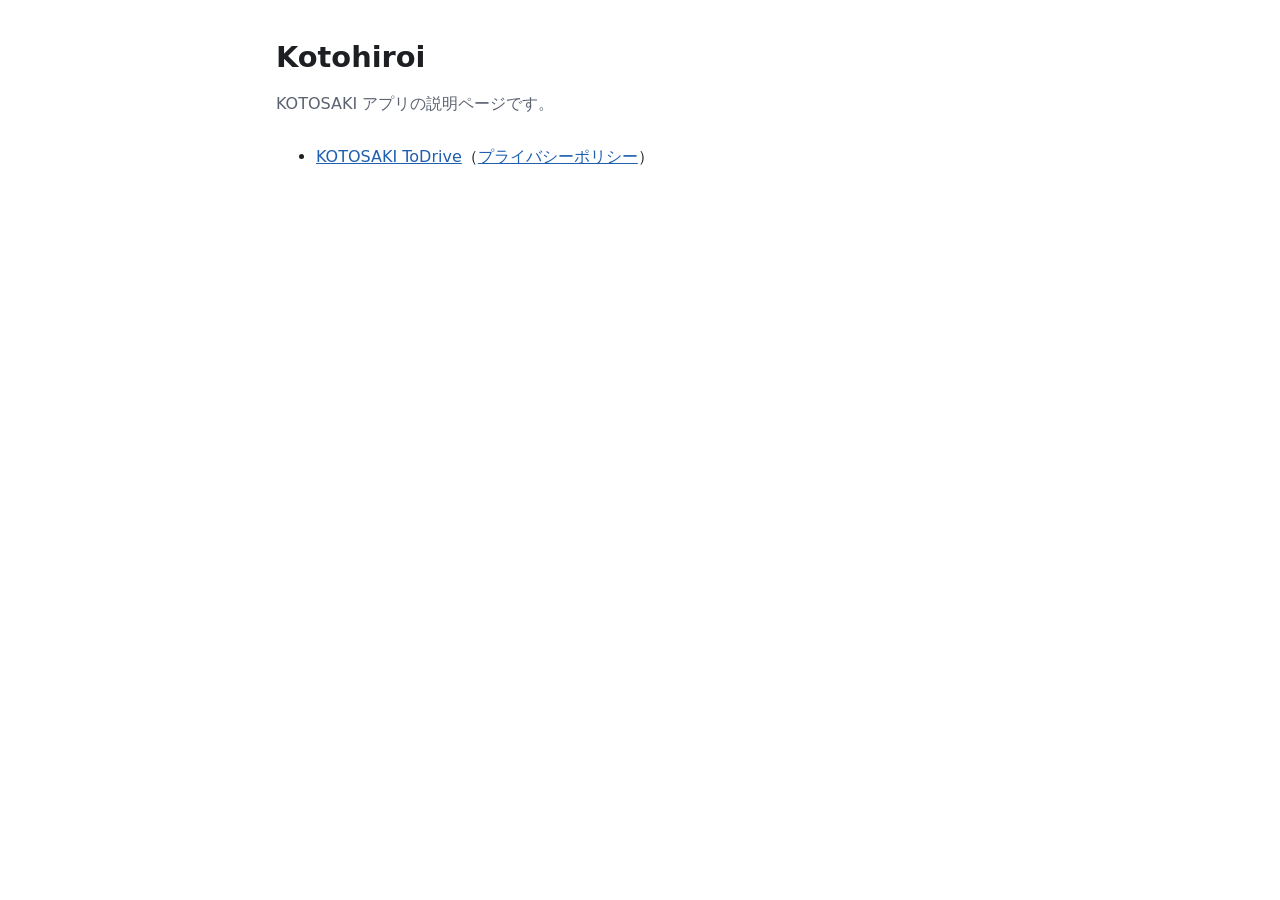
<file: index.html>
<!doctype html>
<html lang="ja">
<head>
<meta charset="utf-8">
<meta name="viewport" content="width=device-width, initial-scale=1">
<title>Kotohiroi</title>
<link rel="stylesheet" href="todrive/style.css">
</head>
<body>
<main>
<h1>Kotohiroi</h1>
<p class="lead">KOTOSAKI アプリの説明ページです。</p>
<ul>
  <li><a href="todrive/">KOTOSAKI ToDrive</a>（<a href="todrive/privacy/">プライバシーポリシー</a>）</li>
</ul>
</main>
</body>
</html>
</file>
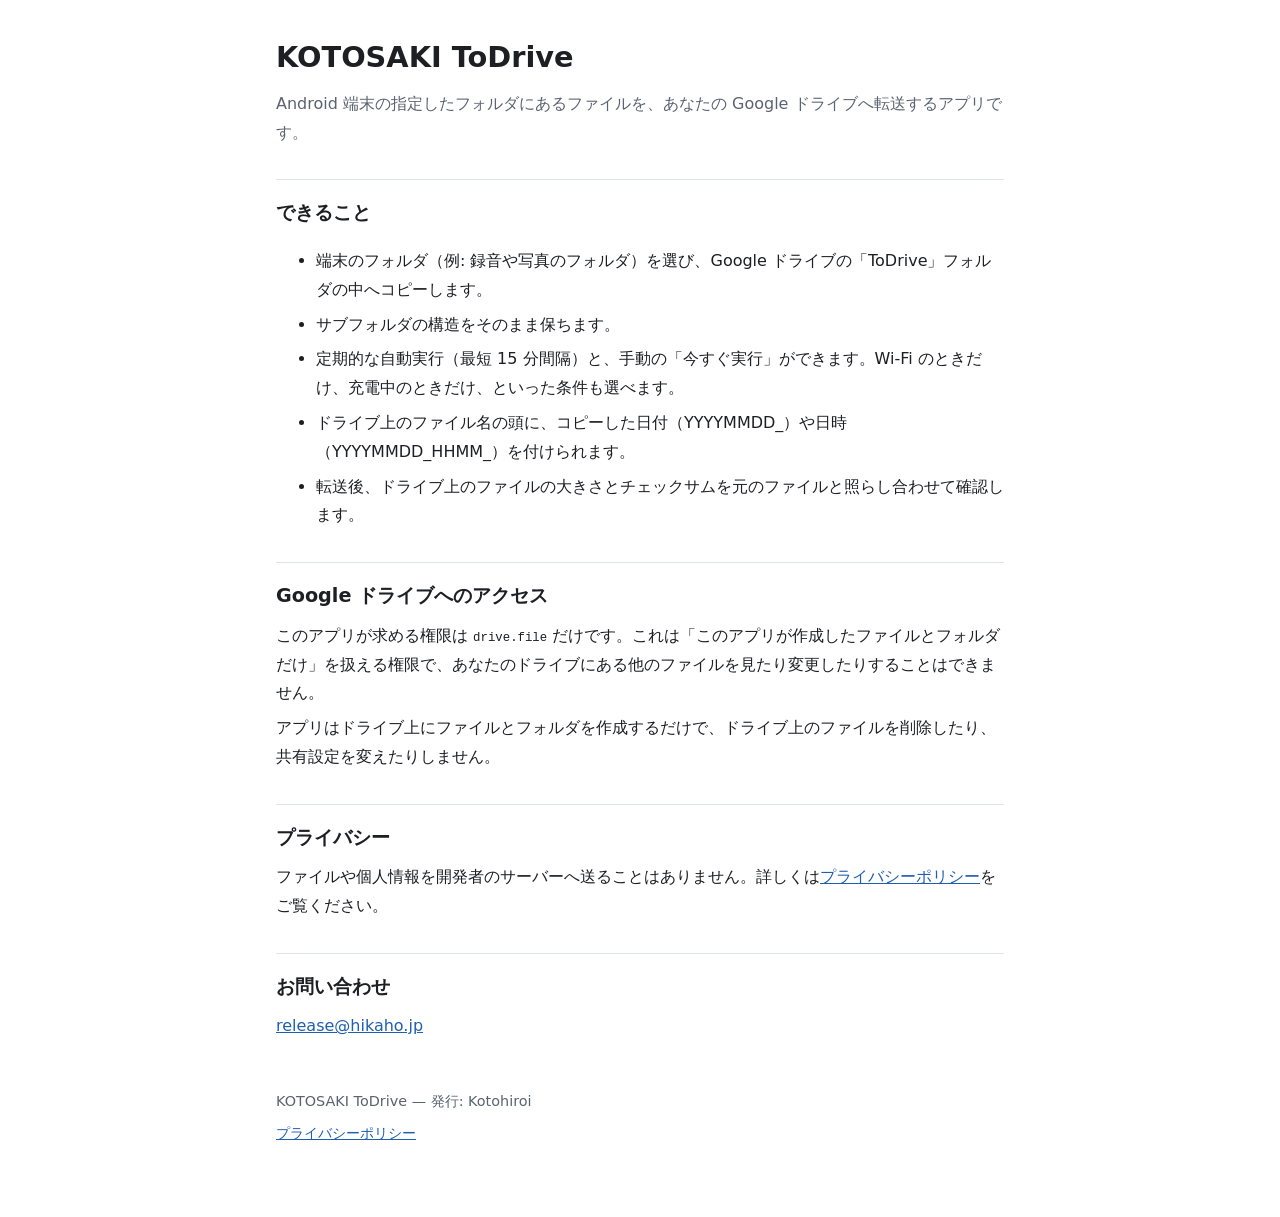
<file: todrive/index.html>
<!doctype html>
<html lang="ja">
<head>
<meta charset="utf-8">
<meta name="viewport" content="width=device-width, initial-scale=1">
<title>KOTOSAKI ToDrive</title>
<meta name="description" content="Android 端末のフォルダから Google ドライブへファイルを転送する個人用アプリ">
<link rel="stylesheet" href="style.css">
</head>
<body>
<main>
<h1>KOTOSAKI ToDrive</h1>
<p class="lead">Android 端末の指定したフォルダにあるファイルを、あなたの Google ドライブへ転送するアプリです。</p>

<h2>できること</h2>
<ul>
  <li>端末のフォルダ（例: 録音や写真のフォルダ）を選び、Google ドライブの「ToDrive」フォルダの中へコピーします。</li>
  <li>サブフォルダの構造をそのまま保ちます。</li>
  <li>定期的な自動実行（最短 15 分間隔）と、手動の「今すぐ実行」ができます。Wi-Fi のときだけ、充電中のときだけ、といった条件も選べます。</li>
  <li>ドライブ上のファイル名の頭に、コピーした日付（YYYYMMDD_）や日時（YYYYMMDD_HHMM_）を付けられます。</li>
  <li>転送後、ドライブ上のファイルの大きさとチェックサムを元のファイルと照らし合わせて確認します。</li>
</ul>

<h2>Google ドライブへのアクセス</h2>
<p>このアプリが求める権限は <code>drive.file</code> だけです。これは「このアプリが作成したファイルとフォルダだけ」を扱える権限で、あなたのドライブにある他のファイルを見たり変更したりすることはできません。</p>
<p>アプリはドライブ上にファイルとフォルダを作成するだけで、ドライブ上のファイルを削除したり、共有設定を変えたりしません。</p>

<h2>プライバシー</h2>
<p>ファイルや個人情報を開発者のサーバーへ送ることはありません。詳しくは<a href="privacy/">プライバシーポリシー</a>をご覧ください。</p>

<h2>お問い合わせ</h2>
<p><a href="mailto:release@hikaho.jp">release@hikaho.jp</a></p>

<footer>
  <p>KOTOSAKI ToDrive — 発行: Kotohiroi</p>
  <p><a href="privacy/">プライバシーポリシー</a></p>
</footer>
</main>
</body>
</html>
</file>
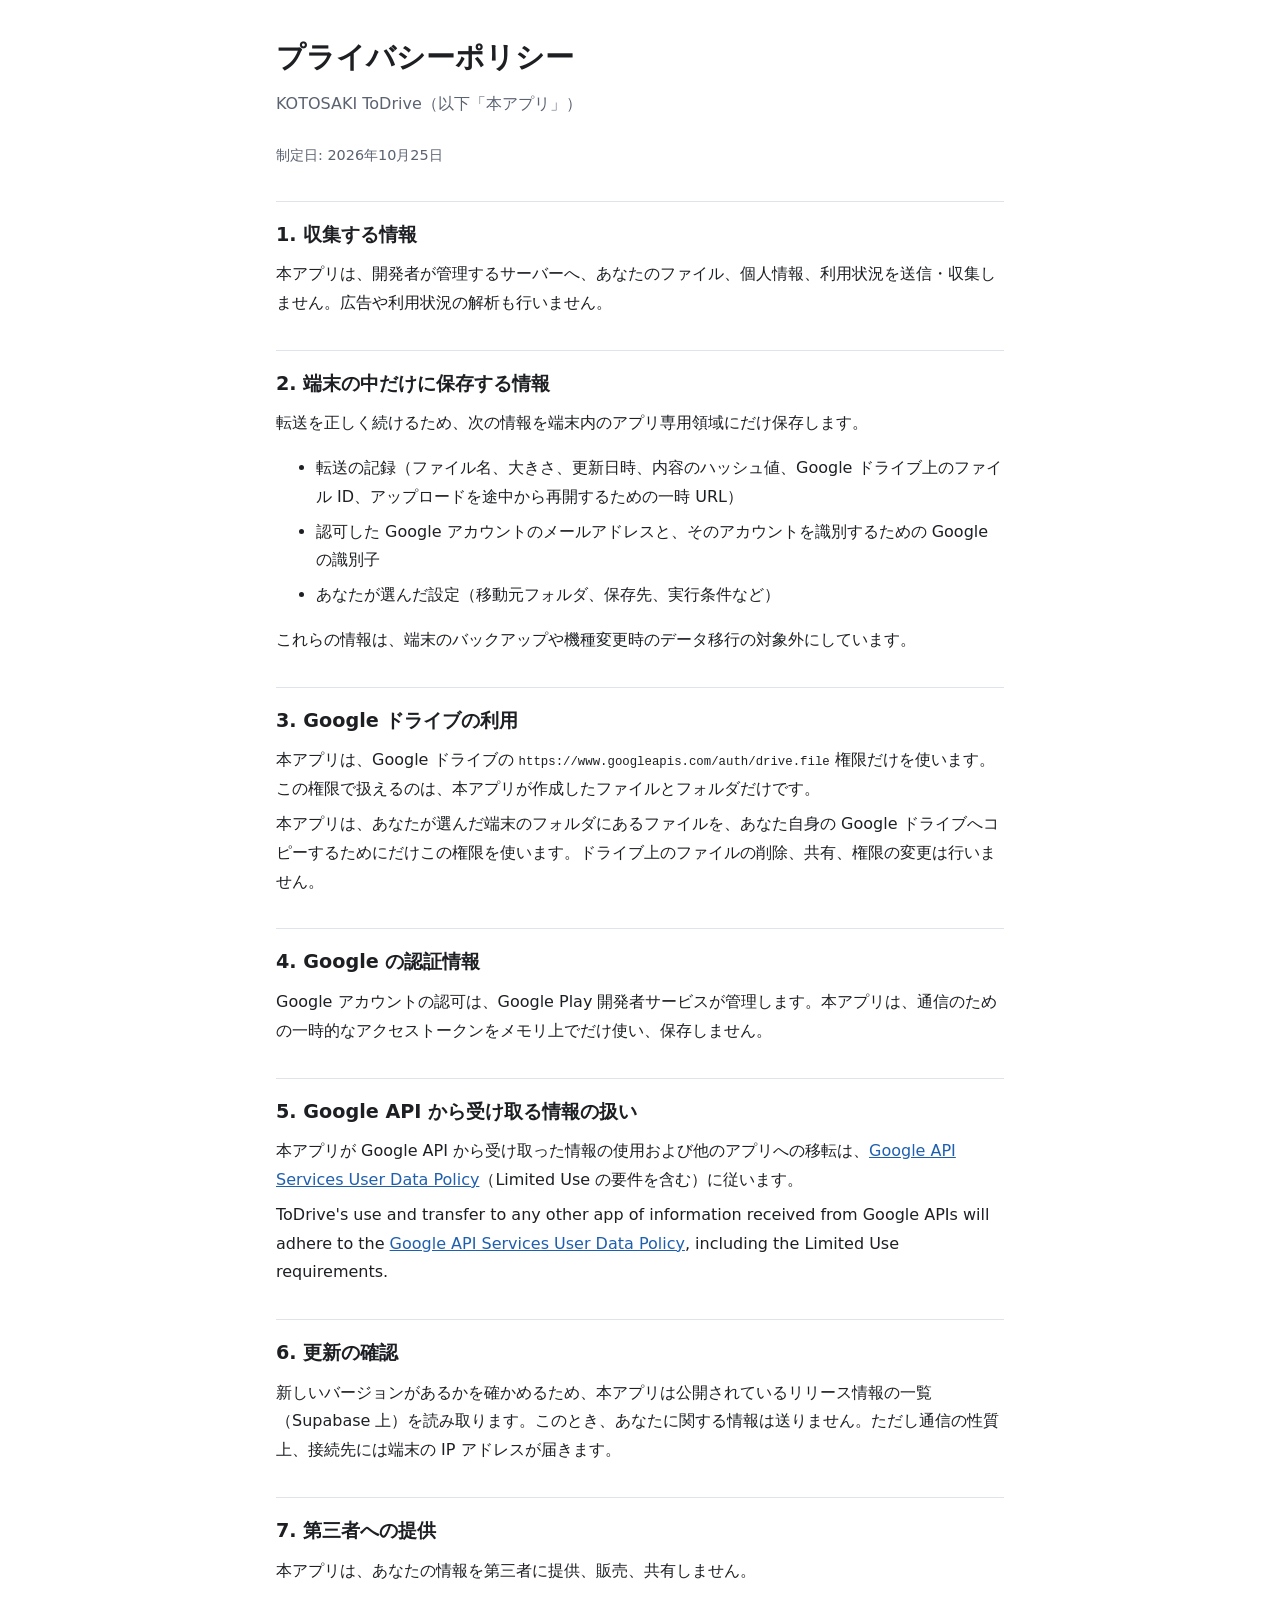
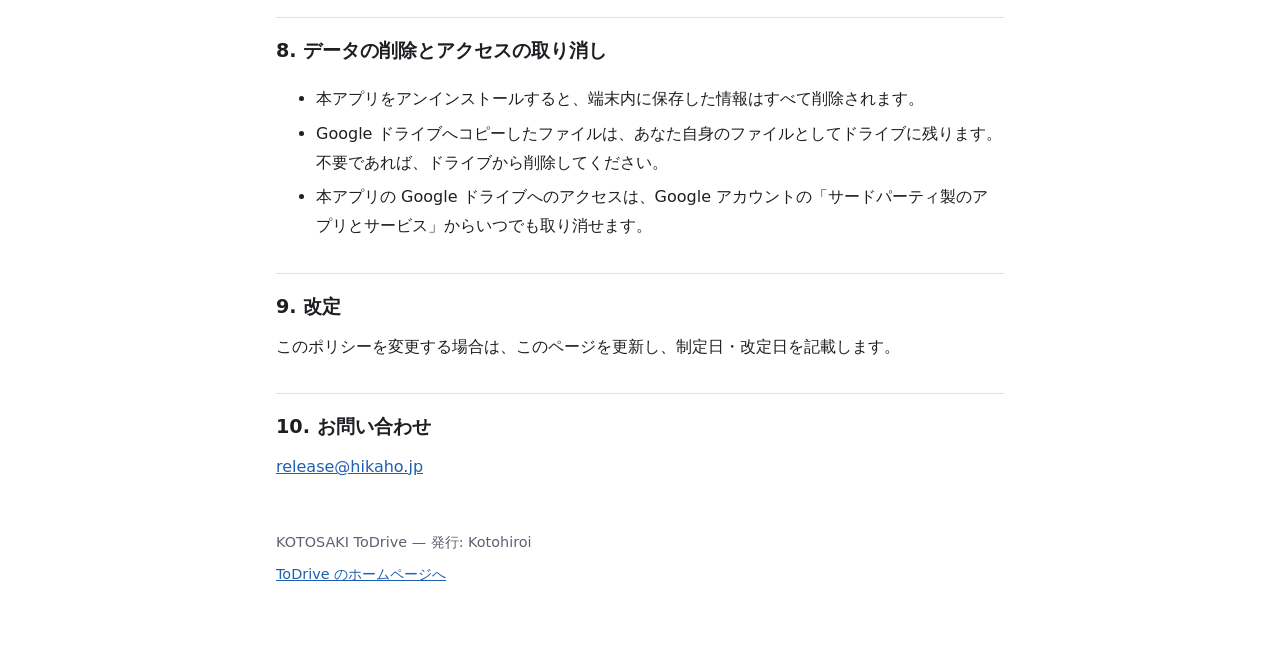
<file: todrive/privacy/index.html>
<!doctype html>
<html lang="ja">
<head>
<meta charset="utf-8">
<meta name="viewport" content="width=device-width, initial-scale=1">
<title>ToDrive プライバシーポリシー</title>
<meta name="description" content="KOTOSAKI ToDrive のプライバシーポリシー">
<link rel="stylesheet" href="../style.css">
</head>
<body>
<main>
<h1>プライバシーポリシー</h1>
<p class="lead">KOTOSAKI ToDrive（以下「本アプリ」）</p>
<p class="meta">制定日: 2026年10月25日</p>

<h2>1. 収集する情報</h2>
<p>本アプリは、開発者が管理するサーバーへ、あなたのファイル、個人情報、利用状況を送信・収集しません。広告や利用状況の解析も行いません。</p>

<h2>2. 端末の中だけに保存する情報</h2>
<p>転送を正しく続けるため、次の情報を端末内のアプリ専用領域にだけ保存します。</p>
<ul>
  <li>転送の記録（ファイル名、大きさ、更新日時、内容のハッシュ値、Google ドライブ上のファイル ID、アップロードを途中から再開するための一時 URL）</li>
  <li>認可した Google アカウントのメールアドレスと、そのアカウントを識別するための Google の識別子</li>
  <li>あなたが選んだ設定（移動元フォルダ、保存先、実行条件など）</li>
</ul>
<p>これらの情報は、端末のバックアップや機種変更時のデータ移行の対象外にしています。</p>

<h2>3. Google ドライブの利用</h2>
<p>本アプリは、Google ドライブの <code>https://www.googleapis.com/auth/drive.file</code> 権限だけを使います。この権限で扱えるのは、本アプリが作成したファイルとフォルダだけです。</p>
<p>本アプリは、あなたが選んだ端末のフォルダにあるファイルを、あなた自身の Google ドライブへコピーするためにだけこの権限を使います。ドライブ上のファイルの削除、共有、権限の変更は行いません。</p>

<h2>4. Google の認証情報</h2>
<p>Google アカウントの認可は、Google Play 開発者サービスが管理します。本アプリは、通信のための一時的なアクセストークンをメモリ上でだけ使い、保存しません。</p>

<h2>5. Google API から受け取る情報の扱い</h2>
<p>本アプリが Google API から受け取った情報の使用および他のアプリへの移転は、<a href="https://developers.google.com/terms/api-services-user-data-policy">Google API Services User Data Policy</a>（Limited Use の要件を含む）に従います。</p>
<p>ToDrive's use and transfer to any other app of information received from Google APIs will adhere to the <a href="https://developers.google.com/terms/api-services-user-data-policy">Google API Services User Data Policy</a>, including the Limited Use requirements.</p>

<h2>6. 更新の確認</h2>
<p>新しいバージョンがあるかを確かめるため、本アプリは公開されているリリース情報の一覧（Supabase 上）を読み取ります。このとき、あなたに関する情報は送りません。ただし通信の性質上、接続先には端末の IP アドレスが届きます。</p>

<h2>7. 第三者への提供</h2>
<p>本アプリは、あなたの情報を第三者に提供、販売、共有しません。</p>

<h2>8. データの削除とアクセスの取り消し</h2>
<ul>
  <li>本アプリをアンインストールすると、端末内に保存した情報はすべて削除されます。</li>
  <li>Google ドライブへコピーしたファイルは、あなた自身のファイルとしてドライブに残ります。不要であれば、ドライブから削除してください。</li>
  <li>本アプリの Google ドライブへのアクセスは、Google アカウントの「サードパーティ製のアプリとサービス」からいつでも取り消せます。</li>
</ul>

<h2>9. 改定</h2>
<p>このポリシーを変更する場合は、このページを更新し、制定日・改定日を記載します。</p>

<h2>10. お問い合わせ</h2>
<p><a href="mailto:release@hikaho.jp">release@hikaho.jp</a></p>

<footer>
  <p>KOTOSAKI ToDrive — 発行: Kotohiroi</p>
  <p><a href="../">ToDrive のホームページへ</a></p>
</footer>
</main>
</body>
</html>
</file>
<file: todrive/style.css>
:root {
  --bg: #ffffff;
  --fg: #1d1f23;
  --muted: #5b6270;
  --accent: #1f5faf;
  --line: #dfe3ea;
}
@media (prefers-color-scheme: dark) {
  :root {
    --bg: #15171b;
    --fg: #e8eaee;
    --muted: #a3aab6;
    --accent: #8ab4f8;
    --line: #2e333b;
  }
}
* { box-sizing: border-box; }
body {
  margin: 0;
  background: var(--bg);
  color: var(--fg);
  font-family: system-ui, -apple-system, "Segoe UI", "Hiragino Sans", "Noto Sans JP", sans-serif;
  line-height: 1.8;
}
main { max-width: 760px; margin: 0 auto; padding: 32px 16px 64px; }
h1 { font-size: 1.8rem; margin: 0 0 4px; }
h2 { font-size: 1.2rem; margin: 32px 0 8px; padding-top: 16px; border-top: 1px solid var(--line); }
p, li { margin: 6px 0; }
a { color: var(--accent); }
.lead { color: var(--muted); margin-bottom: 24px; }
.meta { color: var(--muted); font-size: 0.9rem; }
footer { margin-top: 48px; color: var(--muted); font-size: 0.9rem; }
code { font-size: 0.95em; }
</file>
